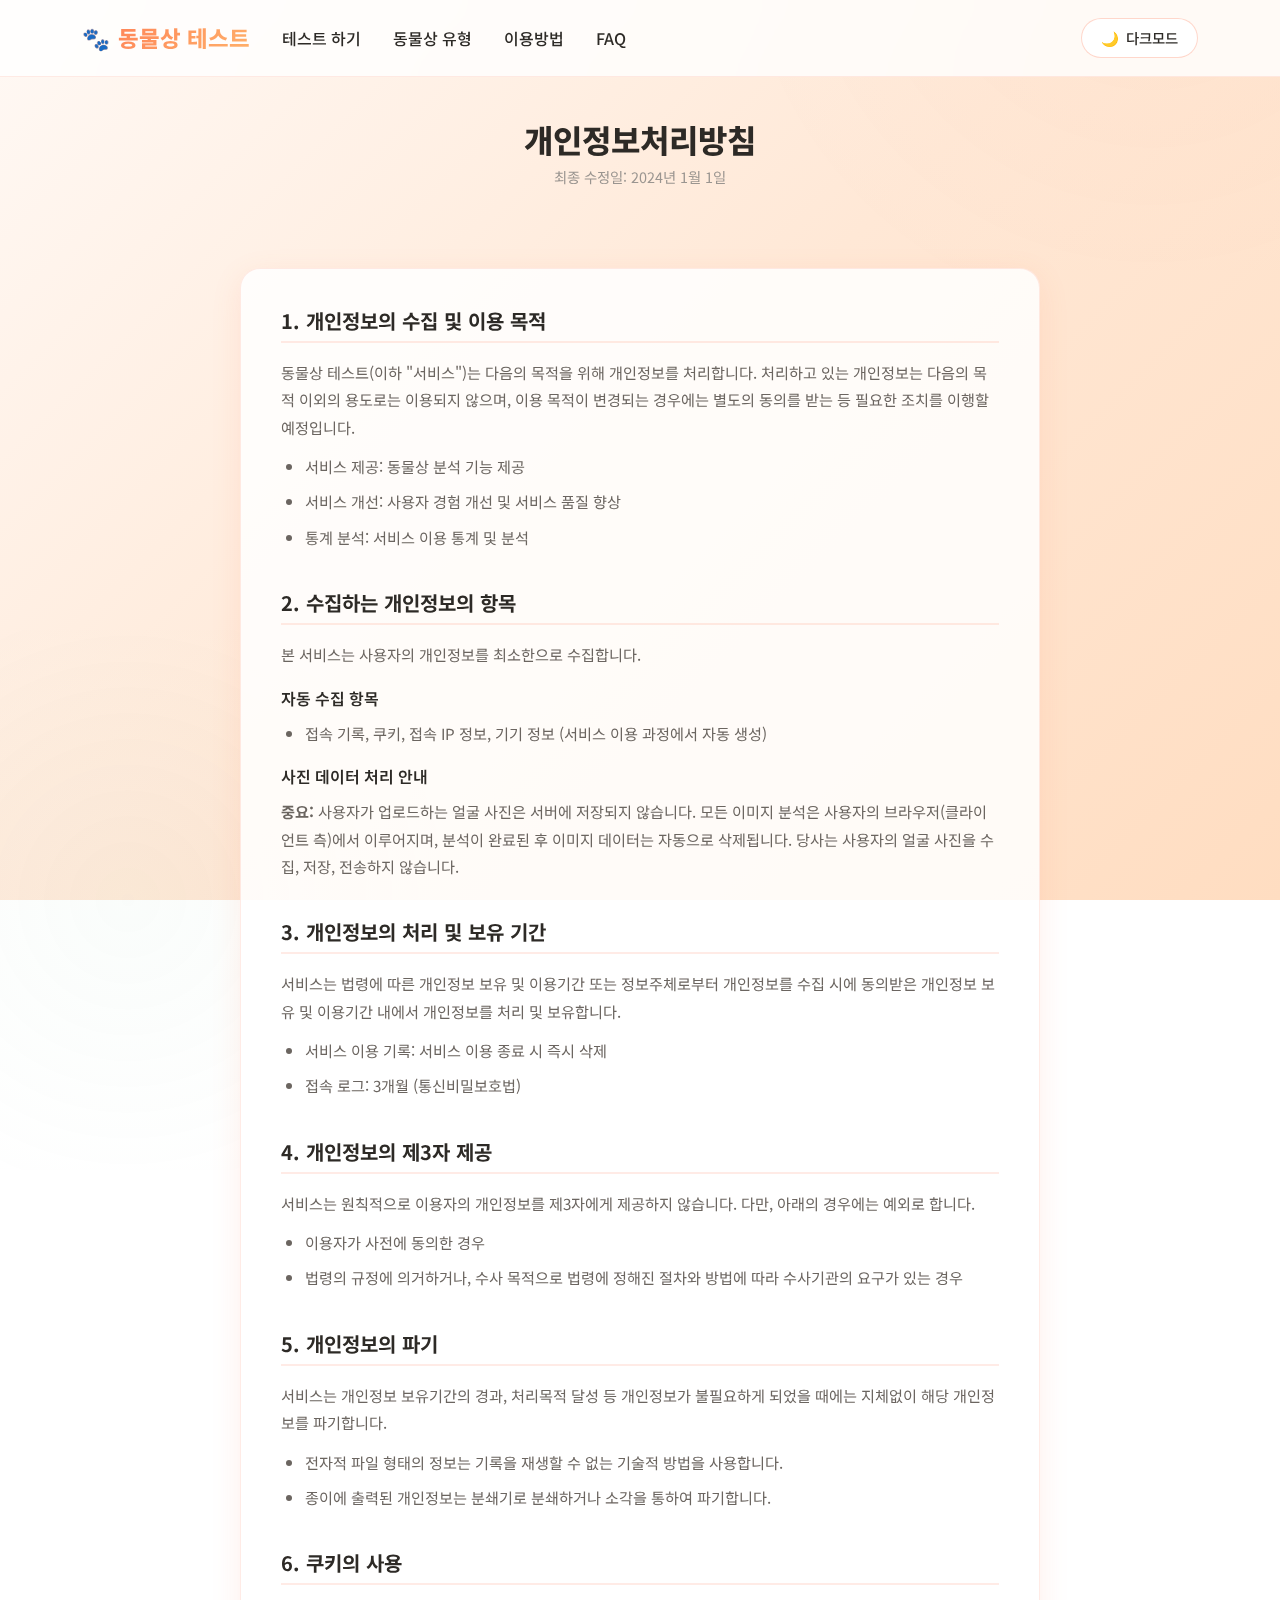
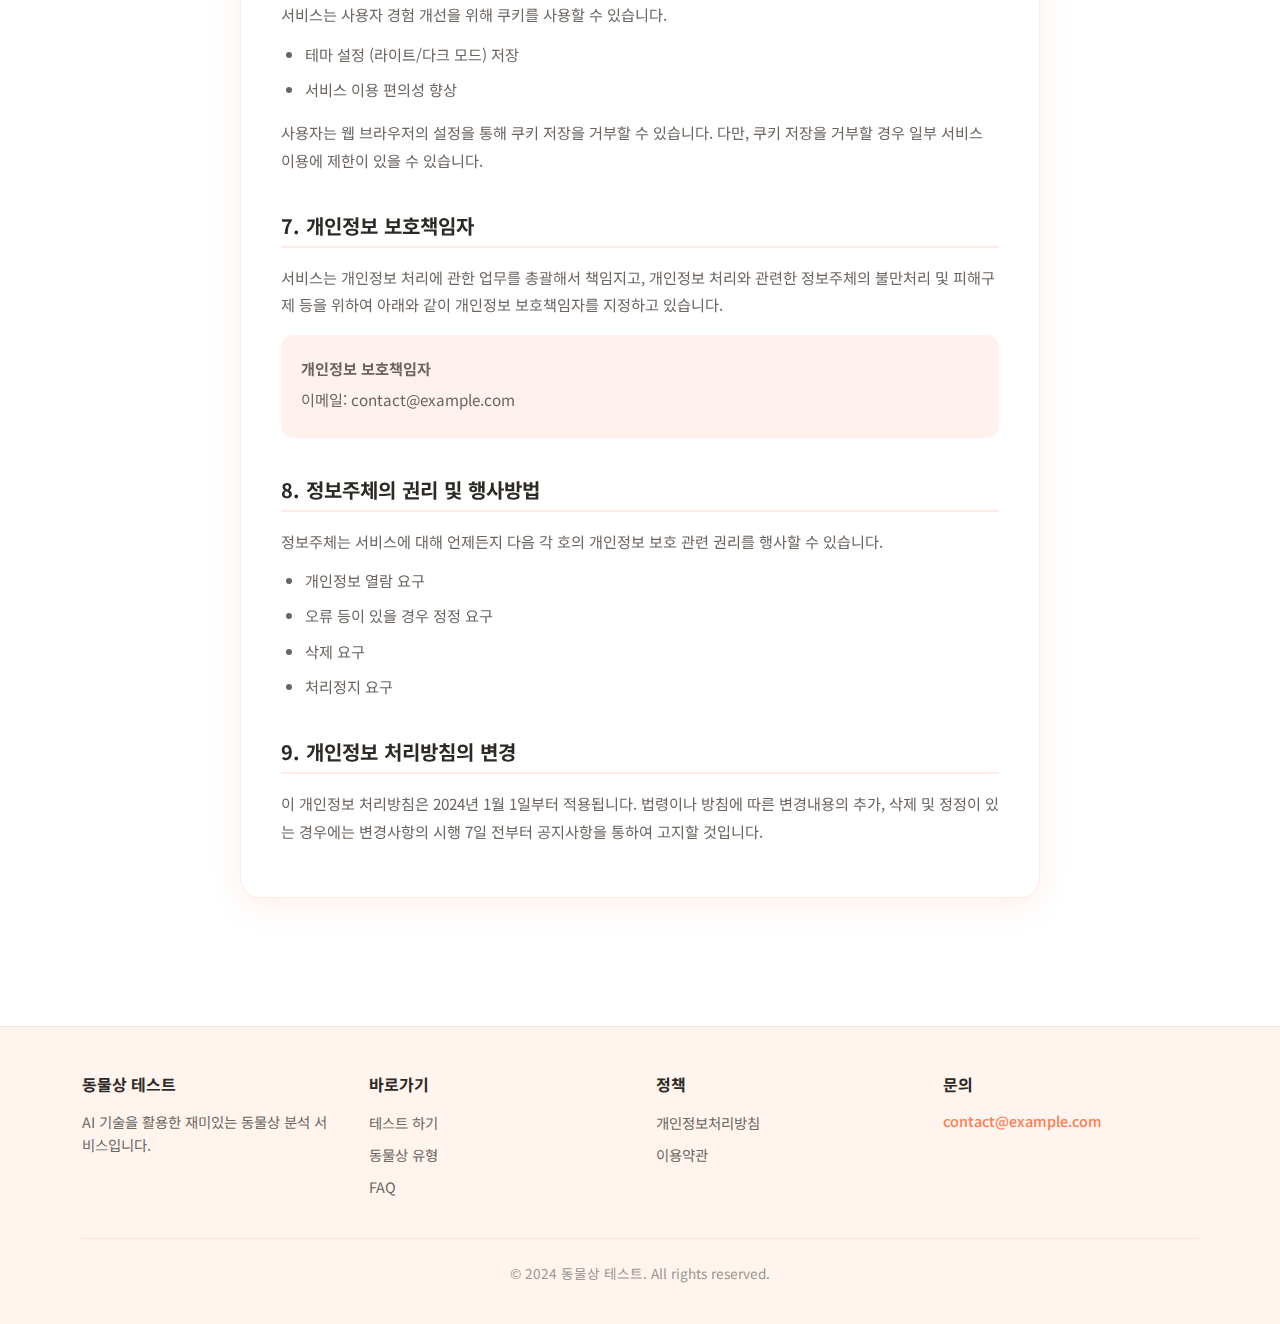
<file: privacy.html>
<!DOCTYPE html>
<html lang="ko" data-bs-theme="light">
<head>
    <meta charset="UTF-8">
    <meta name="viewport" content="width=device-width, initial-scale=1.0">
    <meta name="description" content="동물상 테스트 개인정보처리방침 - 사용자의 개인정보를 어떻게 수집하고 처리하는지 안내합니다.">
    <meta name="theme-color" content="#FF7B54">
    <meta name="google-adsense-account" content="ca-pub-4736795972956105">
    <title>개인정보처리방침 | 동물상 테스트</title>
    <link rel="preconnect" href="https://fonts.googleapis.com">
    <link rel="preconnect" href="https://fonts.gstatic.com" crossorigin>
    <link href="https://cdn.jsdelivr.net/npm/bootstrap@5.3.0/dist/css/bootstrap.min.css" rel="stylesheet">
    <link rel="stylesheet" href="style.css">
    <!-- Google tag (gtag.js) -->
    <script async src="https://www.googletagmanager.com/gtag/js?id=G-CTRHRXV8N5"></script>
    <script>
      window.dataLayer = window.dataLayer || [];
      function gtag(){dataLayer.push(arguments);}
      gtag('js', new Date());

      gtag('config', 'G-CTRHRXV8N5');
    </script>
    <!-- Google AdSense -->
    <script async src="https://pagead2.googlesyndication.com/pagead/js/adsbygoogle.js?client=ca-pub-4736795972956105"
         crossorigin="anonymous"></script>
</head>
<body>
    <!-- Navbar -->
    <nav class="navbar navbar-expand-lg">
        <div class="container">
            <a class="navbar-brand" href="/">동물상 테스트</a>
            <button class="navbar-toggler" type="button" data-bs-toggle="collapse" data-bs-target="#navbarNav" aria-controls="navbarNav" aria-expanded="false" aria-label="메뉴 열기">
                <span class="navbar-toggler-icon"></span>
            </button>
            <div class="collapse navbar-collapse" id="navbarNav">
                <ul class="navbar-nav me-auto">
                    <li class="nav-item">
                        <a class="nav-link" href="/">테스트 하기</a>
                    </li>
                    <li class="nav-item">
                        <a class="nav-link" href="/#animal-types">동물상 유형</a>
                    </li>
                    <li class="nav-item">
                        <a class="nav-link" href="/#how-to-use">이용방법</a>
                    </li>
                    <li class="nav-item">
                        <a class="nav-link" href="/#faq">FAQ</a>
                    </li>
                </ul>
                <ul class="navbar-nav align-items-center">
                    <li class="nav-item">
                        <button id="theme-btn" class="btn">
                            <span class="theme-icon">🌙</span>
                            <span class="theme-text">다크모드</span>
                        </button>
                    </li>
                </ul>
            </div>
        </div>
    </nav>

    <!-- Page Header -->
    <section class="page-header">
        <div class="container">
            <h1 class="page-title">개인정보처리방침</h1>
            <p class="page-subtitle">최종 수정일: 2024년 1월 1일</p>
        </div>
    </section>

    <!-- Content -->
    <main class="legal-content">
        <div class="container">
            <div class="legal-card">
                <section class="legal-section">
                    <h2>1. 개인정보의 수집 및 이용 목적</h2>
                    <p>동물상 테스트(이하 "서비스")는 다음의 목적을 위해 개인정보를 처리합니다. 처리하고 있는 개인정보는 다음의 목적 이외의 용도로는 이용되지 않으며, 이용 목적이 변경되는 경우에는 별도의 동의를 받는 등 필요한 조치를 이행할 예정입니다.</p>
                    <ul>
                        <li>서비스 제공: 동물상 분석 기능 제공</li>
                        <li>서비스 개선: 사용자 경험 개선 및 서비스 품질 향상</li>
                        <li>통계 분석: 서비스 이용 통계 및 분석</li>
                    </ul>
                </section>

                <section class="legal-section">
                    <h2>2. 수집하는 개인정보의 항목</h2>
                    <p>본 서비스는 사용자의 개인정보를 최소한으로 수집합니다.</p>
                    <h3>자동 수집 항목</h3>
                    <ul>
                        <li>접속 기록, 쿠키, 접속 IP 정보, 기기 정보 (서비스 이용 과정에서 자동 생성)</li>
                    </ul>
                    <h3>사진 데이터 처리 안내</h3>
                    <p><strong>중요:</strong> 사용자가 업로드하는 얼굴 사진은 서버에 저장되지 않습니다. 모든 이미지 분석은 사용자의 브라우저(클라이언트 측)에서 이루어지며, 분석이 완료된 후 이미지 데이터는 자동으로 삭제됩니다. 당사는 사용자의 얼굴 사진을 수집, 저장, 전송하지 않습니다.</p>
                </section>

                <section class="legal-section">
                    <h2>3. 개인정보의 처리 및 보유 기간</h2>
                    <p>서비스는 법령에 따른 개인정보 보유 및 이용기간 또는 정보주체로부터 개인정보를 수집 시에 동의받은 개인정보 보유 및 이용기간 내에서 개인정보를 처리 및 보유합니다.</p>
                    <ul>
                        <li>서비스 이용 기록: 서비스 이용 종료 시 즉시 삭제</li>
                        <li>접속 로그: 3개월 (통신비밀보호법)</li>
                    </ul>
                </section>

                <section class="legal-section">
                    <h2>4. 개인정보의 제3자 제공</h2>
                    <p>서비스는 원칙적으로 이용자의 개인정보를 제3자에게 제공하지 않습니다. 다만, 아래의 경우에는 예외로 합니다.</p>
                    <ul>
                        <li>이용자가 사전에 동의한 경우</li>
                        <li>법령의 규정에 의거하거나, 수사 목적으로 법령에 정해진 절차와 방법에 따라 수사기관의 요구가 있는 경우</li>
                    </ul>
                </section>

                <section class="legal-section">
                    <h2>5. 개인정보의 파기</h2>
                    <p>서비스는 개인정보 보유기간의 경과, 처리목적 달성 등 개인정보가 불필요하게 되었을 때에는 지체없이 해당 개인정보를 파기합니다.</p>
                    <ul>
                        <li>전자적 파일 형태의 정보는 기록을 재생할 수 없는 기술적 방법을 사용합니다.</li>
                        <li>종이에 출력된 개인정보는 분쇄기로 분쇄하거나 소각을 통하여 파기합니다.</li>
                    </ul>
                </section>

                <section class="legal-section">
                    <h2>6. 쿠키의 사용</h2>
                    <p>서비스는 사용자 경험 개선을 위해 쿠키를 사용할 수 있습니다.</p>
                    <ul>
                        <li>테마 설정 (라이트/다크 모드) 저장</li>
                        <li>서비스 이용 편의성 향상</li>
                    </ul>
                    <p>사용자는 웹 브라우저의 설정을 통해 쿠키 저장을 거부할 수 있습니다. 다만, 쿠키 저장을 거부할 경우 일부 서비스 이용에 제한이 있을 수 있습니다.</p>
                </section>

                <section class="legal-section">
                    <h2>7. 개인정보 보호책임자</h2>
                    <p>서비스는 개인정보 처리에 관한 업무를 총괄해서 책임지고, 개인정보 처리와 관련한 정보주체의 불만처리 및 피해구제 등을 위하여 아래와 같이 개인정보 보호책임자를 지정하고 있습니다.</p>
                    <div class="contact-info">
                        <p><strong>개인정보 보호책임자</strong></p>
                        <p>이메일: contact@example.com</p>
                    </div>
                </section>

                <section class="legal-section">
                    <h2>8. 정보주체의 권리 및 행사방법</h2>
                    <p>정보주체는 서비스에 대해 언제든지 다음 각 호의 개인정보 보호 관련 권리를 행사할 수 있습니다.</p>
                    <ul>
                        <li>개인정보 열람 요구</li>
                        <li>오류 등이 있을 경우 정정 요구</li>
                        <li>삭제 요구</li>
                        <li>처리정지 요구</li>
                    </ul>
                </section>

                <section class="legal-section">
                    <h2>9. 개인정보 처리방침의 변경</h2>
                    <p>이 개인정보 처리방침은 2024년 1월 1일부터 적용됩니다. 법령이나 방침에 따른 변경내용의 추가, 삭제 및 정정이 있는 경우에는 변경사항의 시행 7일 전부터 공지사항을 통하여 고지할 것입니다.</p>
                </section>
            </div>
        </div>
    </main>

    <!-- Footer -->
    <footer class="footer">
        <div class="container">
            <div class="footer-content">
                <div class="footer-section">
                    <h4 class="footer-title">동물상 테스트</h4>
                    <p class="footer-desc">AI 기술을 활용한 재미있는 동물상 분석 서비스입니다.</p>
                </div>
                <div class="footer-section">
                    <h4 class="footer-title">바로가기</h4>
                    <ul class="footer-links">
                        <li><a href="/">테스트 하기</a></li>
                        <li><a href="/#animal-types">동물상 유형</a></li>
                        <li><a href="/#faq">FAQ</a></li>
                    </ul>
                </div>
                <div class="footer-section">
                    <h4 class="footer-title">정책</h4>
                    <ul class="footer-links">
                        <li><a href="privacy.html">개인정보처리방침</a></li>
                        <li><a href="terms.html">이용약관</a></li>
                    </ul>
                </div>
                <div class="footer-section">
                    <h4 class="footer-title">문의</h4>
                    <p class="footer-email">contact@example.com</p>
                </div>
            </div>
            <div class="footer-bottom">
                <p>&copy; 2024 동물상 테스트. All rights reserved.</p>
            </div>
        </div>
    </footer>

    <script src="https://cdn.jsdelivr.net/npm/bootstrap@5.3.0/dist/js/bootstrap.bundle.min.js"></script>
    <script>
        // 다크모드 토글
        const themeBtn = document.getElementById('theme-btn');
        const themeIcon = themeBtn.querySelector('.theme-icon');
        const themeText = themeBtn.querySelector('.theme-text');
        const html = document.documentElement;

        function initTheme() {
            const savedTheme = localStorage.getItem('theme');
            if (savedTheme) {
                setTheme(savedTheme);
            } else if (window.matchMedia('(prefers-color-scheme: dark)').matches) {
                setTheme('dark');
            }
        }

        function setTheme(theme) {
            html.setAttribute('data-bs-theme', theme);
            if (theme === 'dark') {
                themeIcon.textContent = '☀️';
                themeText.textContent = '라이트모드';
            } else {
                themeIcon.textContent = '🌙';
                themeText.textContent = '다크모드';
            }
        }

        themeBtn.addEventListener('click', () => {
            const currentTheme = html.getAttribute('data-bs-theme');
            const newTheme = currentTheme === 'dark' ? 'light' : 'dark';
            setTheme(newTheme);
            localStorage.setItem('theme', newTheme);
        });

        initTheme();
    </script>
</body>
</html>
</file>
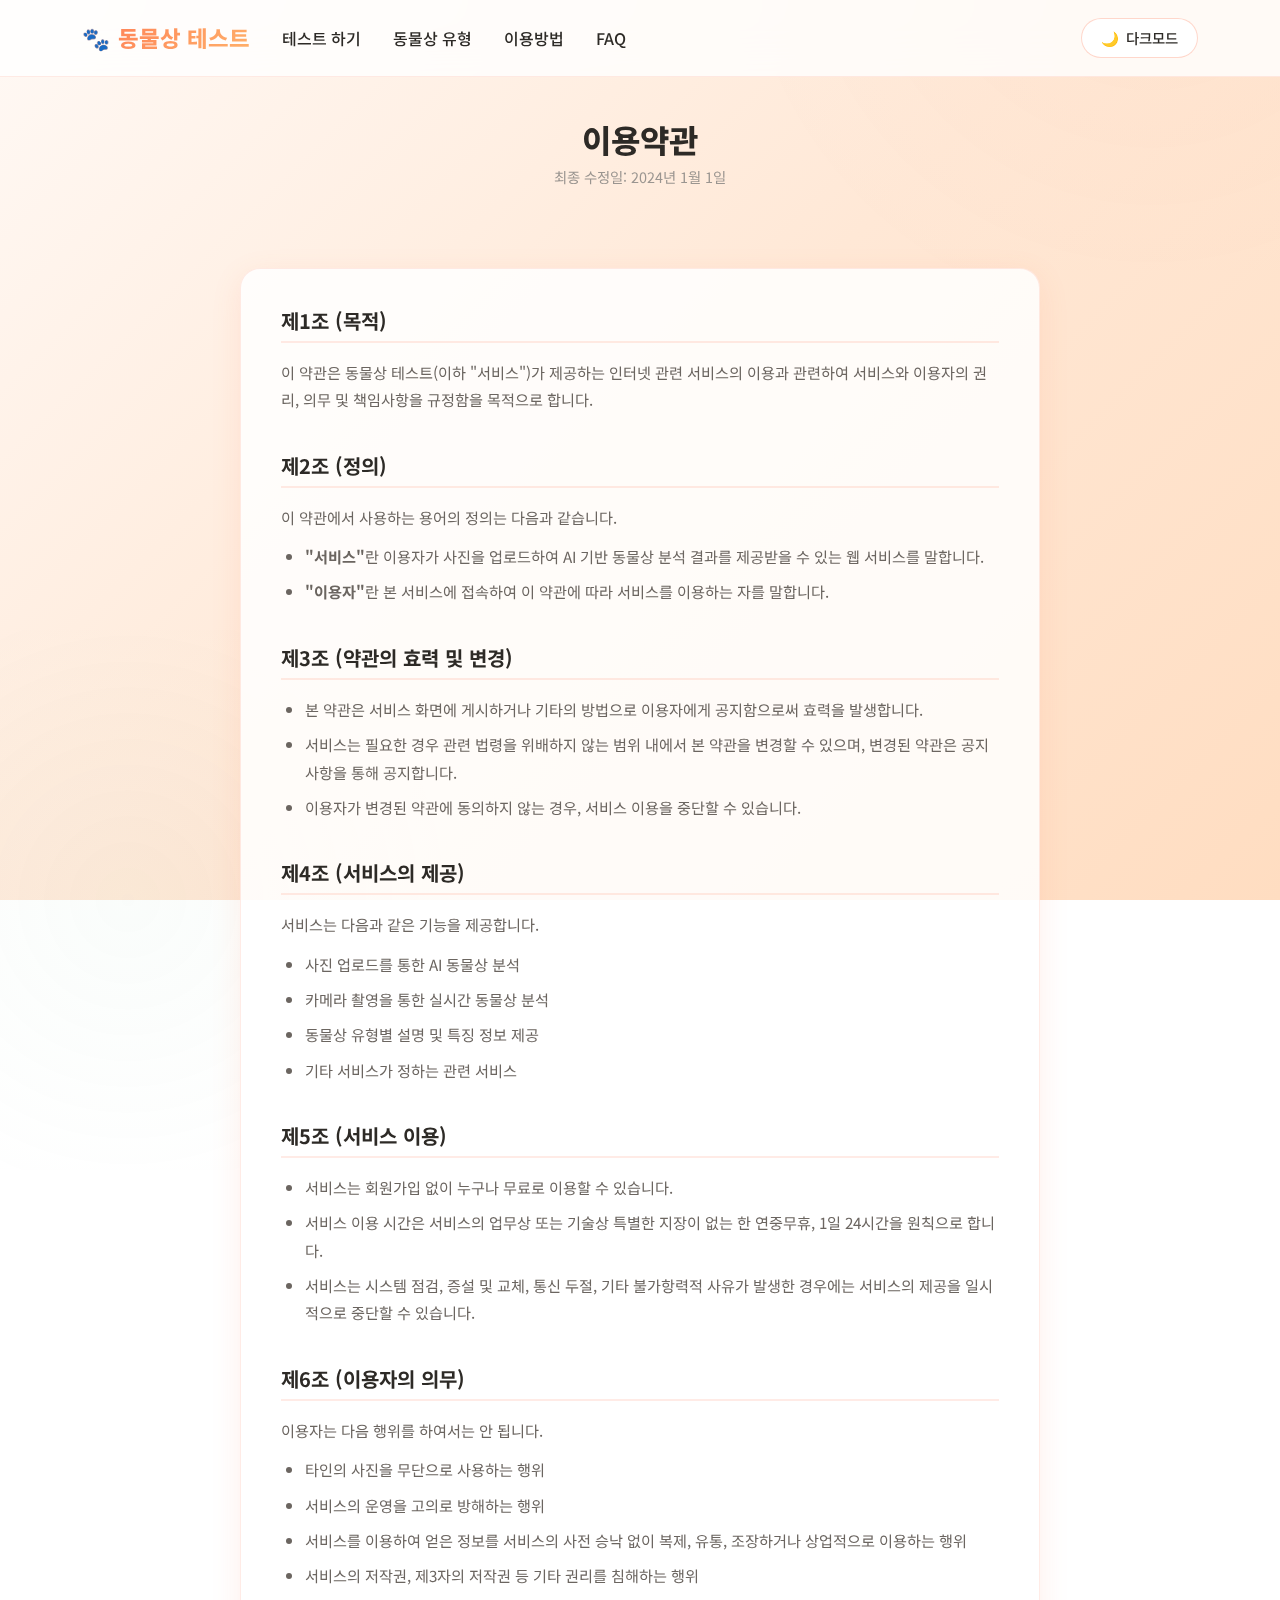
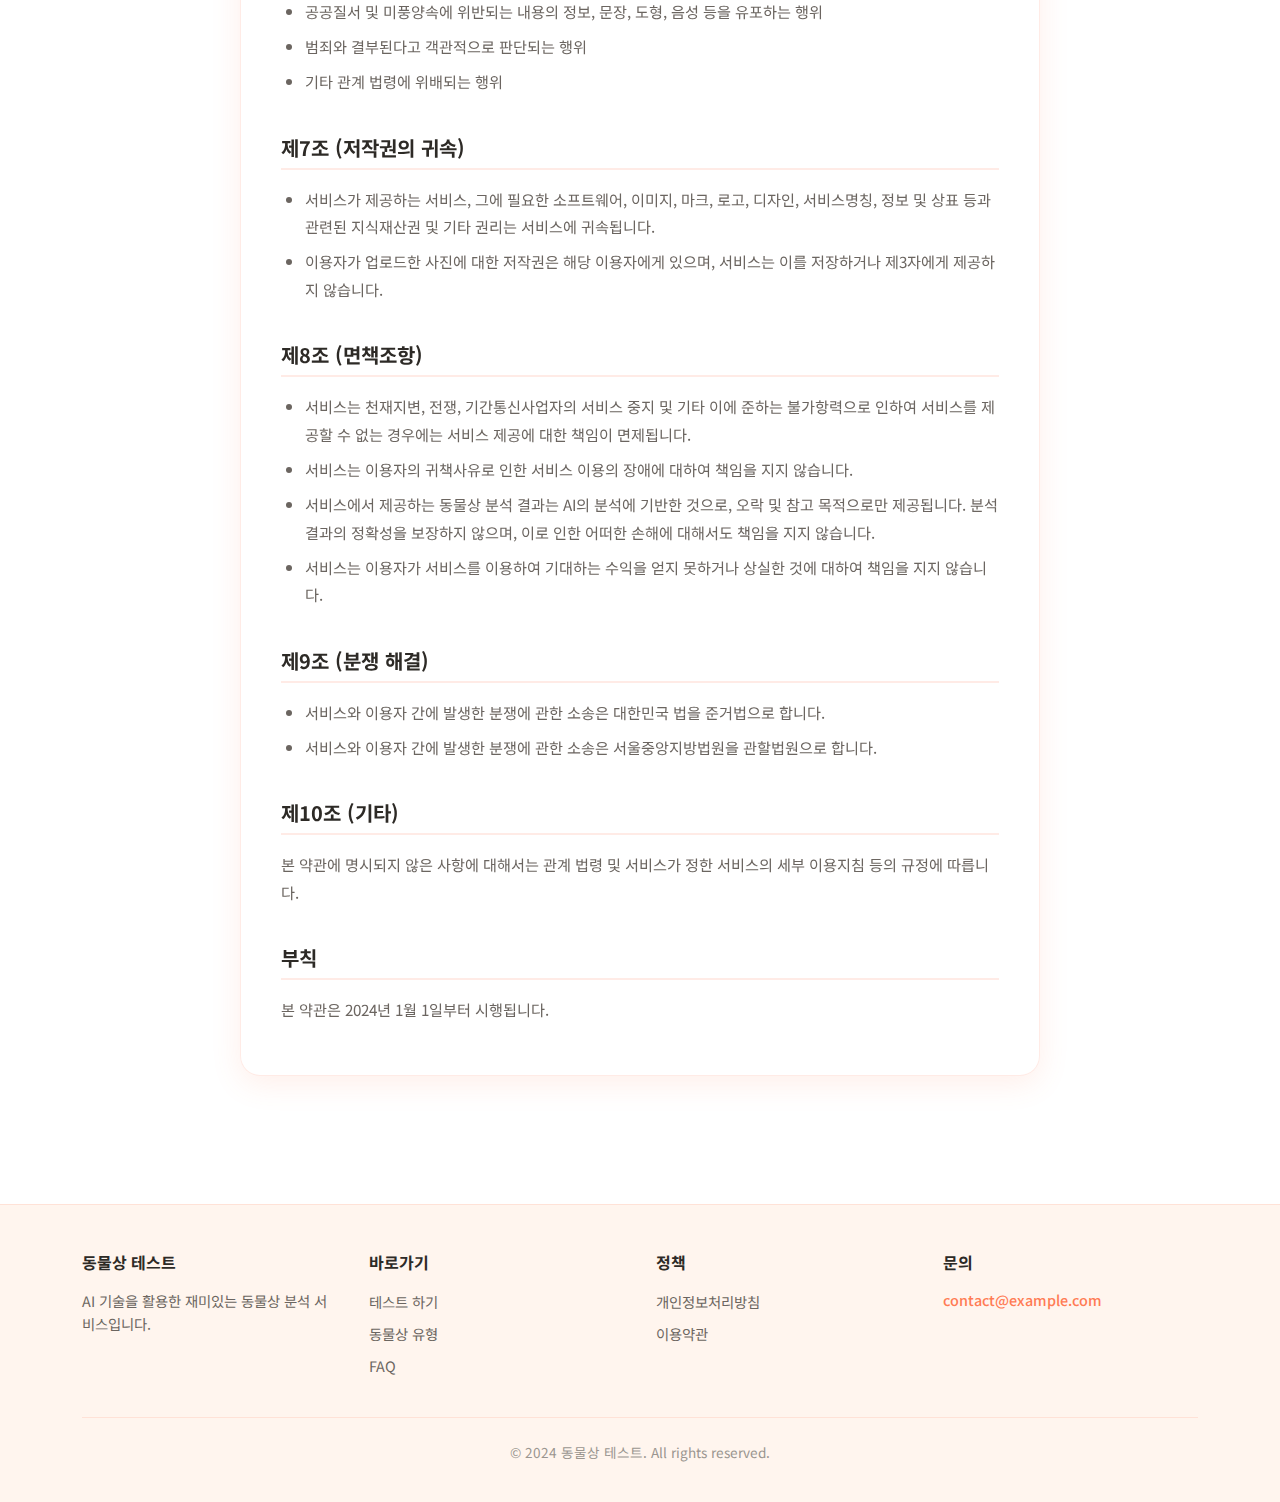
<file: terms.html>
<!DOCTYPE html>
<html lang="ko" data-bs-theme="light">
<head>
    <meta charset="UTF-8">
    <meta name="viewport" content="width=device-width, initial-scale=1.0, maximum-scale=5.0">

    <!-- Primary Meta Tags -->
    <title>이용약관 | 동물상 테스트</title>
    <meta name="title" content="이용약관 | 동물상 테스트">
    <meta name="description" content="동물상 테스트 이용약관 - AI 동물상 분석 서비스 이용에 관한 약관을 안내합니다.">
    <meta name="robots" content="index, follow">
    <meta name="theme-color" content="#FF7B54">
    <meta name="google-adsense-account" content="ca-pub-4736795972956105">

    <!-- Open Graph -->
    <meta property="og:type" content="website">
    <meta property="og:url" content="https://test-1f1.pages.dev/terms.html">
    <meta property="og:title" content="이용약관 | 동물상 테스트">
    <meta property="og:description" content="동물상 테스트 이용약관 안내">
    <meta property="og:site_name" content="동물상 테스트">
    <meta property="og:locale" content="ko_KR">

    <!-- RSS Feed -->
    <link rel="alternate" type="application/rss+xml" title="AI 동물상 테스트 RSS" href="https://test-1f1.pages.dev/rss.xml">

    <!-- Favicon -->
    <link rel="icon" type="image/png" sizes="32x32" href="/favicon-32.png">
    <link rel="icon" type="image/png" sizes="192x192" href="/favicon-192.png">
    <link rel="apple-touch-icon" sizes="180x180" href="/apple-touch-icon.png">

    <!-- Canonical -->
    <link rel="canonical" href="https://test-1f1.pages.dev/terms.html">

    <!-- Structured Data - BreadcrumbList -->
    <script type="application/ld+json">
    {
        "@context": "https://schema.org",
        "@type": "BreadcrumbList",
        "itemListElement": [
            {
                "@type": "ListItem",
                "position": 1,
                "name": "홈",
                "item": "https://test-1f1.pages.dev/"
            },
            {
                "@type": "ListItem",
                "position": 2,
                "name": "이용약관",
                "item": "https://test-1f1.pages.dev/terms.html"
            }
        ]
    }
    </script>
    <link rel="preconnect" href="https://fonts.googleapis.com">
    <link rel="preconnect" href="https://fonts.gstatic.com" crossorigin>
    <link href="https://cdn.jsdelivr.net/npm/bootstrap@5.3.0/dist/css/bootstrap.min.css" rel="stylesheet">
    <link rel="stylesheet" href="style.css">
    <!-- Microsoft Clarity -->
    <script type="text/javascript">
        (function(c,l,a,r,i,t,y){
            c[a]=c[a]||function(){(c[a].q=c[a].q||[]).push(arguments)};
            t=l.createElement(r);t.async=1;t.src="https://www.clarity.ms/tag/"+i;
            y=l.getElementsByTagName(r)[0];y.parentNode.insertBefore(t,y);
        })(window, document, "clarity", "script", "v9ihgkj8hx");
    </script>
    <!-- Google tag (gtag.js) -->
    <script async src="https://www.googletagmanager.com/gtag/js?id=G-CTRHRXV8N5"></script>
    <script>
      window.dataLayer = window.dataLayer || [];
      function gtag(){dataLayer.push(arguments);}
      gtag('js', new Date());

      gtag('config', 'G-CTRHRXV8N5');
    </script>
    <!-- Google AdSense -->
    <script async src="https://pagead2.googlesyndication.com/pagead/js/adsbygoogle.js?client=ca-pub-4736795972956105"
         crossorigin="anonymous"></script>
</head>
<body>
    <!-- Navbar -->
    <nav class="navbar navbar-expand-lg">
        <div class="container">
            <a class="navbar-brand" href="/">동물상 테스트</a>
            <button class="navbar-toggler" type="button" data-bs-toggle="collapse" data-bs-target="#navbarNav" aria-controls="navbarNav" aria-expanded="false" aria-label="메뉴 열기">
                <span class="navbar-toggler-icon"></span>
            </button>
            <div class="collapse navbar-collapse" id="navbarNav">
                <ul class="navbar-nav me-auto">
                    <li class="nav-item">
                        <a class="nav-link" href="/">테스트 하기</a>
                    </li>
                    <li class="nav-item">
                        <a class="nav-link" href="/#animal-types">동물상 유형</a>
                    </li>
                    <li class="nav-item">
                        <a class="nav-link" href="/#how-to-use">이용방법</a>
                    </li>
                    <li class="nav-item">
                        <a class="nav-link" href="/#faq">FAQ</a>
                    </li>
                </ul>
                <ul class="navbar-nav align-items-center">
                    <li class="nav-item">
                        <button id="theme-btn" class="btn">
                            <span class="theme-icon">🌙</span>
                            <span class="theme-text">다크모드</span>
                        </button>
                    </li>
                </ul>
            </div>
        </div>
    </nav>

    <!-- Page Header -->
    <section class="page-header">
        <div class="container">
            <h1 class="page-title">이용약관</h1>
            <p class="page-subtitle">최종 수정일: 2024년 1월 1일</p>
        </div>
    </section>

    <!-- Content -->
    <main class="legal-content">
        <div class="container">
            <div class="legal-card">
                <section class="legal-section">
                    <h2>제1조 (목적)</h2>
                    <p>이 약관은 동물상 테스트(이하 "서비스")가 제공하는 인터넷 관련 서비스의 이용과 관련하여 서비스와 이용자의 권리, 의무 및 책임사항을 규정함을 목적으로 합니다.</p>
                </section>

                <section class="legal-section">
                    <h2>제2조 (정의)</h2>
                    <p>이 약관에서 사용하는 용어의 정의는 다음과 같습니다.</p>
                    <ul>
                        <li><strong>"서비스"</strong>란 이용자가 사진을 업로드하여 AI 기반 동물상 분석 결과를 제공받을 수 있는 웹 서비스를 말합니다.</li>
                        <li><strong>"이용자"</strong>란 본 서비스에 접속하여 이 약관에 따라 서비스를 이용하는 자를 말합니다.</li>
                    </ul>
                </section>

                <section class="legal-section">
                    <h2>제3조 (약관의 효력 및 변경)</h2>
                    <ul>
                        <li>본 약관은 서비스 화면에 게시하거나 기타의 방법으로 이용자에게 공지함으로써 효력을 발생합니다.</li>
                        <li>서비스는 필요한 경우 관련 법령을 위배하지 않는 범위 내에서 본 약관을 변경할 수 있으며, 변경된 약관은 공지사항을 통해 공지합니다.</li>
                        <li>이용자가 변경된 약관에 동의하지 않는 경우, 서비스 이용을 중단할 수 있습니다.</li>
                    </ul>
                </section>

                <section class="legal-section">
                    <h2>제4조 (서비스의 제공)</h2>
                    <p>서비스는 다음과 같은 기능을 제공합니다.</p>
                    <ul>
                        <li>사진 업로드를 통한 AI 동물상 분석</li>
                        <li>카메라 촬영을 통한 실시간 동물상 분석</li>
                        <li>동물상 유형별 설명 및 특징 정보 제공</li>
                        <li>기타 서비스가 정하는 관련 서비스</li>
                    </ul>
                </section>

                <section class="legal-section">
                    <h2>제5조 (서비스 이용)</h2>
                    <ul>
                        <li>서비스는 회원가입 없이 누구나 무료로 이용할 수 있습니다.</li>
                        <li>서비스 이용 시간은 서비스의 업무상 또는 기술상 특별한 지장이 없는 한 연중무휴, 1일 24시간을 원칙으로 합니다.</li>
                        <li>서비스는 시스템 점검, 증설 및 교체, 통신 두절, 기타 불가항력적 사유가 발생한 경우에는 서비스의 제공을 일시적으로 중단할 수 있습니다.</li>
                    </ul>
                </section>

                <section class="legal-section">
                    <h2>제6조 (이용자의 의무)</h2>
                    <p>이용자는 다음 행위를 하여서는 안 됩니다.</p>
                    <ul>
                        <li>타인의 사진을 무단으로 사용하는 행위</li>
                        <li>서비스의 운영을 고의로 방해하는 행위</li>
                        <li>서비스를 이용하여 얻은 정보를 서비스의 사전 승낙 없이 복제, 유통, 조장하거나 상업적으로 이용하는 행위</li>
                        <li>서비스의 저작권, 제3자의 저작권 등 기타 권리를 침해하는 행위</li>
                        <li>공공질서 및 미풍양속에 위반되는 내용의 정보, 문장, 도형, 음성 등을 유포하는 행위</li>
                        <li>범죄와 결부된다고 객관적으로 판단되는 행위</li>
                        <li>기타 관계 법령에 위배되는 행위</li>
                    </ul>
                </section>

                <section class="legal-section">
                    <h2>제7조 (저작권의 귀속)</h2>
                    <ul>
                        <li>서비스가 제공하는 서비스, 그에 필요한 소프트웨어, 이미지, 마크, 로고, 디자인, 서비스명칭, 정보 및 상표 등과 관련된 지식재산권 및 기타 권리는 서비스에 귀속됩니다.</li>
                        <li>이용자가 업로드한 사진에 대한 저작권은 해당 이용자에게 있으며, 서비스는 이를 저장하거나 제3자에게 제공하지 않습니다.</li>
                    </ul>
                </section>

                <section class="legal-section">
                    <h2>제8조 (면책조항)</h2>
                    <ul>
                        <li>서비스는 천재지변, 전쟁, 기간통신사업자의 서비스 중지 및 기타 이에 준하는 불가항력으로 인하여 서비스를 제공할 수 없는 경우에는 서비스 제공에 대한 책임이 면제됩니다.</li>
                        <li>서비스는 이용자의 귀책사유로 인한 서비스 이용의 장애에 대하여 책임을 지지 않습니다.</li>
                        <li>서비스에서 제공하는 동물상 분석 결과는 AI의 분석에 기반한 것으로, 오락 및 참고 목적으로만 제공됩니다. 분석 결과의 정확성을 보장하지 않으며, 이로 인한 어떠한 손해에 대해서도 책임을 지지 않습니다.</li>
                        <li>서비스는 이용자가 서비스를 이용하여 기대하는 수익을 얻지 못하거나 상실한 것에 대하여 책임을 지지 않습니다.</li>
                    </ul>
                </section>

                <section class="legal-section">
                    <h2>제9조 (분쟁 해결)</h2>
                    <ul>
                        <li>서비스와 이용자 간에 발생한 분쟁에 관한 소송은 대한민국 법을 준거법으로 합니다.</li>
                        <li>서비스와 이용자 간에 발생한 분쟁에 관한 소송은 서울중앙지방법원을 관할법원으로 합니다.</li>
                    </ul>
                </section>

                <section class="legal-section">
                    <h2>제10조 (기타)</h2>
                    <p>본 약관에 명시되지 않은 사항에 대해서는 관계 법령 및 서비스가 정한 서비스의 세부 이용지침 등의 규정에 따릅니다.</p>
                </section>

                <section class="legal-section">
                    <h2>부칙</h2>
                    <p>본 약관은 2024년 1월 1일부터 시행됩니다.</p>
                </section>
            </div>
        </div>
    </main>

    <!-- Footer -->
    <footer class="footer">
        <div class="container">
            <div class="footer-content">
                <div class="footer-section">
                    <h4 class="footer-title">동물상 테스트</h4>
                    <p class="footer-desc">AI 기술을 활용한 재미있는 동물상 분석 서비스입니다.</p>
                </div>
                <div class="footer-section">
                    <h4 class="footer-title">바로가기</h4>
                    <ul class="footer-links">
                        <li><a href="/">테스트 하기</a></li>
                        <li><a href="/#animal-types">동물상 유형</a></li>
                        <li><a href="/#faq">FAQ</a></li>
                    </ul>
                </div>
                <div class="footer-section">
                    <h4 class="footer-title">정책</h4>
                    <ul class="footer-links">
                        <li><a href="privacy.html">개인정보처리방침</a></li>
                        <li><a href="terms.html">이용약관</a></li>
                    </ul>
                </div>
                <div class="footer-section">
                    <h4 class="footer-title">문의</h4>
                    <p class="footer-email">contact@example.com</p>
                </div>
            </div>
            <div class="footer-bottom">
                <p>&copy; 2024 동물상 테스트. All rights reserved.</p>
            </div>
        </div>
    </footer>

    <script src="https://cdn.jsdelivr.net/npm/bootstrap@5.3.0/dist/js/bootstrap.bundle.min.js"></script>
    <script>
        // 다크모드 토글
        const themeBtn = document.getElementById('theme-btn');
        const themeIcon = themeBtn.querySelector('.theme-icon');
        const themeText = themeBtn.querySelector('.theme-text');
        const html = document.documentElement;

        function initTheme() {
            const savedTheme = localStorage.getItem('theme');
            if (savedTheme) {
                setTheme(savedTheme);
            } else if (window.matchMedia('(prefers-color-scheme: dark)').matches) {
                setTheme('dark');
            }
        }

        function setTheme(theme) {
            html.setAttribute('data-bs-theme', theme);
            if (theme === 'dark') {
                themeIcon.textContent = '☀️';
                themeText.textContent = '라이트모드';
            } else {
                themeIcon.textContent = '🌙';
                themeText.textContent = '다크모드';
            }
        }

        themeBtn.addEventListener('click', () => {
            const currentTheme = html.getAttribute('data-bs-theme');
            const newTheme = currentTheme === 'dark' ? 'light' : 'dark';
            setTheme(newTheme);
            localStorage.setItem('theme', newTheme);
        });

        initTheme();
    </script>
</body>
</html>
</file>
<file: style.css>
@import url('https://fonts.googleapis.com/css2?family=Noto+Sans+KR:wght@300;400;500;700;900&display=swap');

:root {
    /* 라이트 모드: 따뜻하고 친근한 동물 테마 */
    --bg-primary: #FFF9F5;
    --bg-secondary: #FFF5EE;
    --bg-gradient: linear-gradient(135deg, #FFF9F5 0%, #FFE8D6 50%, #FFDDC1 100%);
    --card-bg: rgba(255, 255, 255, 0.85);
    --card-bg-solid: #FFFFFF;
    --text-color: #2D2A26;
    --text-secondary: #6B6560;
    --text-muted: #9A9590;
    --primary-color: #FF7B54;
    --primary-light: #FF9A76;
    --primary-gradient: linear-gradient(135deg, #FF7B54 0%, #FFB26B 100%);
    --secondary-color: #95CDAB;
    --secondary-gradient: linear-gradient(135deg, #95CDAB 0%, #7EC8A3 100%);
    --accent-color: #FFD93D;
    --border-color: rgba(255, 123, 84, 0.15);
    --border-strong: rgba(255, 123, 84, 0.3);
    --shadow-sm: 0 2px 8px rgba(255, 123, 84, 0.08);
    --shadow-md: 0 8px 30px rgba(255, 123, 84, 0.12);
    --shadow-lg: 0 20px 60px rgba(255, 123, 84, 0.15);
    --shadow-glow: 0 0 40px rgba(255, 123, 84, 0.2);
    --hover-lift: translateY(-4px);
    --navbar-bg: rgba(255, 255, 255, 0.8);
    --input-bg: #FFFFFF;
    --badge-bg: rgba(255, 123, 84, 0.1);
}

[data-bs-theme="dark"] {
    /* 다크 모드: 세련된 다크 with 따뜻한 골드 포인트 */
    --bg-primary: #1A1814;
    --bg-secondary: #242019;
    --bg-gradient: linear-gradient(135deg, #1A1814 0%, #2D2720 50%, #1A1814 100%);
    --card-bg: rgba(45, 39, 32, 0.7);
    --card-bg-solid: #2D2720;
    --text-color: #F5F0EB;
    --text-secondary: #C4BDB5;
    --text-muted: #8A847D;
    --primary-color: #FFB26B;
    --primary-light: #FFCC8F;
    --primary-gradient: linear-gradient(135deg, #FFB26B 0%, #FFD93D 100%);
    --secondary-color: #7EC8A3;
    --secondary-gradient: linear-gradient(135deg, #7EC8A3 0%, #95CDAB 100%);
    --accent-color: #FFD93D;
    --border-color: rgba(255, 178, 107, 0.1);
    --border-strong: rgba(255, 178, 107, 0.25);
    --shadow-sm: 0 2px 8px rgba(0, 0, 0, 0.3);
    --shadow-md: 0 8px 30px rgba(0, 0, 0, 0.4);
    --shadow-lg: 0 20px 60px rgba(0, 0, 0, 0.5);
    --shadow-glow: 0 0 60px rgba(255, 178, 107, 0.15);
    --hover-lift: translateY(-4px);
    --navbar-bg: rgba(26, 24, 20, 0.9);
    --input-bg: rgba(45, 39, 32, 0.8);
    --badge-bg: rgba(255, 178, 107, 0.15);
}

* {
    margin: 0;
    padding: 0;
    box-sizing: border-box;
}

body {
    font-family: 'Noto Sans KR', -apple-system, BlinkMacSystemFont, "Segoe UI", Roboto, sans-serif;
    background: var(--bg-gradient);
    background-attachment: fixed;
    color: var(--text-color);
    min-height: 100vh;
    transition: background 0.5s ease, color 0.3s ease;
    overflow-x: hidden;
}

/* 배경 장식 요소 */
body::before {
    content: '';
    position: fixed;
    top: -50%;
    right: -30%;
    width: 80%;
    height: 80%;
    background: radial-gradient(circle, var(--primary-color) 0%, transparent 70%);
    opacity: 0.03;
    pointer-events: none;
    z-index: 0;
}

body::after {
    content: '';
    position: fixed;
    bottom: -30%;
    left: -20%;
    width: 60%;
    height: 60%;
    background: radial-gradient(circle, var(--secondary-color) 0%, transparent 70%);
    opacity: 0.05;
    pointer-events: none;
    z-index: 0;
}

/* ========== Navbar ========== */
.navbar {
    background: var(--navbar-bg) !important;
    backdrop-filter: blur(20px);
    -webkit-backdrop-filter: blur(20px);
    border-bottom: 1px solid var(--border-color);
    padding: 1rem 0;
    position: fixed;
    top: 0;
    left: 0;
    right: 0;
    z-index: 1000;
    transition: all 0.3s ease;
}

.navbar.scrolled {
    padding: 0.6rem 0;
    box-shadow: var(--shadow-sm);
}

.navbar-brand {
    font-weight: 800;
    font-size: 1.4rem;
    background: var(--primary-gradient);
    -webkit-background-clip: text;
    -webkit-text-fill-color: transparent;
    background-clip: text;
    display: flex;
    align-items: center;
    gap: 0.5rem;
}

.navbar-brand::before {
    content: '🐾';
    -webkit-text-fill-color: initial;
}

.nav-link {
    color: var(--text-color) !important;
    font-weight: 500;
    padding: 0.5rem 1rem !important;
    border-radius: 8px;
    transition: all 0.2s ease;
}

.nav-link:hover {
    background: var(--badge-bg);
    color: var(--primary-color) !important;
}

#theme-btn {
    padding: 0.5rem 1.2rem;
    border-radius: 50px;
    font-weight: 500;
    font-size: 0.9rem;
    border: 1.5px solid var(--border-strong);
    background: var(--card-bg);
    color: var(--text-color);
    backdrop-filter: blur(10px);
    transition: all 0.3s ease;
    display: flex;
    align-items: center;
    gap: 0.4rem;
}

#theme-btn:hover {
    background: var(--primary-gradient);
    color: white;
    border-color: transparent;
    transform: scale(1.02);
    box-shadow: var(--shadow-md);
}

/* ========== Hero Section ========== */
.hero-section {
    padding-top: 140px;
    padding-bottom: 40px;
    text-align: center;
    position: relative;
    z-index: 1;
}

.hero-badge {
    display: inline-flex;
    align-items: center;
    gap: 0.5rem;
    padding: 0.5rem 1rem;
    background: var(--badge-bg);
    border: 1px solid var(--border-color);
    border-radius: 50px;
    font-size: 0.85rem;
    font-weight: 500;
    color: var(--primary-color);
    margin-bottom: 1.5rem;
    animation: fadeInDown 0.6s ease;
}

.hero-badge::before {
    content: '✨';
}

.title {
    font-size: clamp(2.2rem, 6vw, 3.5rem);
    font-weight: 900;
    line-height: 1.2;
    margin-bottom: 1rem;
    animation: fadeInUp 0.6s ease 0.1s both;
}

.title-gradient {
    background: var(--primary-gradient);
    -webkit-background-clip: text;
    -webkit-text-fill-color: transparent;
    background-clip: text;
}

.subtitle {
    font-size: clamp(1rem, 2.5vw, 1.25rem);
    color: var(--text-secondary);
    font-weight: 400;
    max-width: 500px;
    margin: 0 auto;
    line-height: 1.6;
    animation: fadeInUp 0.6s ease 0.2s both;
}

/* ========== Main Card ========== */
.main-container {
    max-width: 520px;
    margin: 0 auto;
    padding: 0 1.25rem;
    position: relative;
    z-index: 1;
}

.file-upload {
    background: var(--card-bg);
    backdrop-filter: blur(30px);
    -webkit-backdrop-filter: blur(30px);
    border-radius: 28px;
    border: 1px solid var(--border-color);
    padding: 2.5rem;
    box-shadow: var(--shadow-lg);
    transition: all 0.4s cubic-bezier(0.25, 0.8, 0.25, 1);
    animation: fadeInUp 0.6s ease 0.3s both;
    position: relative;
    overflow: hidden;
}

.file-upload::before {
    content: '';
    position: absolute;
    top: 0;
    left: 0;
    right: 0;
    height: 4px;
    background: var(--primary-gradient);
    opacity: 0;
    transition: opacity 0.3s ease;
}

.file-upload:hover {
    transform: var(--hover-lift);
    box-shadow: var(--shadow-lg), var(--shadow-glow);
}

.file-upload:hover::before {
    opacity: 1;
}

/* ========== Mode Tabs ========== */
.mode-tabs {
    display: flex;
    gap: 0.5rem;
    margin-bottom: 1.5rem;
    background: var(--input-bg);
    border-radius: 14px;
    padding: 0.4rem;
    border: 1px solid var(--border-color);
}

.mode-tab {
    flex: 1;
    display: flex;
    align-items: center;
    justify-content: center;
    gap: 0.5rem;
    padding: 0.8rem 1rem;
    border: none;
    background: transparent;
    border-radius: 10px;
    font-size: 0.95rem;
    font-weight: 500;
    color: var(--text-secondary);
    cursor: pointer;
    transition: all 0.3s ease;
}

.mode-tab svg {
    width: 20px;
    height: 20px;
}

.mode-tab:hover {
    color: var(--primary-color);
    background: var(--badge-bg);
}

.mode-tab.active {
    background: var(--primary-gradient);
    color: white;
    box-shadow: var(--shadow-sm);
}

.mode-tab.active svg {
    stroke: white;
}

/* ========== Camera Area ========== */
.camera-area {
    text-align: center;
}

#webcam-container {
    width: 100%;
    max-width: 320px;
    margin: 0 auto 1.5rem;
    border-radius: 16px;
    overflow: hidden;
    background: var(--bg-secondary);
    aspect-ratio: 1;
    display: flex;
    align-items: center;
    justify-content: center;
}

#webcam-container canvas {
    width: 100% !important;
    height: 100% !important;
    object-fit: cover;
    border-radius: 16px;
}

.capture-btn {
    width: 100%;
    padding: 1rem 1.5rem;
    background: var(--primary-gradient);
    color: white;
    border: none;
    border-radius: 14px;
    font-size: 1rem;
    font-weight: 600;
    cursor: pointer;
    transition: all 0.3s ease;
    box-shadow: 0 4px 15px rgba(255, 123, 84, 0.3);
    display: flex;
    align-items: center;
    justify-content: center;
    gap: 0.5rem;
}

.capture-btn:hover {
    transform: var(--hover-lift);
    box-shadow: 0 8px 25px rgba(255, 123, 84, 0.4);
}

.capture-btn:active {
    transform: translateY(0);
}

.capture-icon {
    width: 24px;
    height: 24px;
    border: 3px solid white;
    border-radius: 50%;
    position: relative;
}

.capture-icon::after {
    content: '';
    position: absolute;
    top: 50%;
    left: 50%;
    transform: translate(-50%, -50%);
    width: 12px;
    height: 12px;
    background: white;
    border-radius: 50%;
}

.camera-loading {
    padding: 2rem;
    color: var(--text-secondary);
}

.camera-error {
    padding: 2rem;
    color: #e74c3c;
    text-align: center;
}

.camera-error p {
    margin-bottom: 1rem;
}

#captured-canvas {
    max-height: 280px;
    max-width: 100%;
    border-radius: 16px;
    box-shadow: var(--shadow-md);
    display: block;
    margin: 0 auto;
}

/* Camera Loading */
#camera-loading {
    padding: 1.5rem;
    text-align: center;
}

#camera-loading .loading-spinner {
    width: 40px;
    height: 40px;
    margin: 0 auto 0.8rem;
}

#camera-loading .loading-text {
    font-size: 0.95rem;
}

/* ========== Upload Area ========== */
.image-upload-wrap {
    position: relative;
    border: 2px dashed var(--border-strong);
    border-radius: 20px;
    background: var(--input-bg);
    transition: all 0.3s ease;
    overflow: hidden;
}

.image-upload-wrap::before {
    content: '';
    position: absolute;
    inset: 0;
    background: var(--primary-gradient);
    opacity: 0;
    transition: opacity 0.3s ease;
    z-index: 0;
}

.image-upload-wrap:hover {
    border-color: var(--primary-color);
    transform: scale(1.01);
}

.image-upload-wrap:hover::before {
    opacity: 0.03;
}

.image-upload-wrap.drag-over {
    border-color: var(--primary-color);
    background: var(--badge-bg);
    transform: scale(1.02);
}

.file-upload-input {
    position: absolute;
    width: 100%;
    height: 100%;
    top: 0;
    left: 0;
    opacity: 0;
    cursor: pointer;
    z-index: 10;
}

.drag-text {
    text-align: center;
    padding: 3rem 1.5rem;
    position: relative;
    z-index: 1;
}

.upload-icon-wrapper {
    width: 80px;
    height: 80px;
    margin: 0 auto 1.5rem;
    background: var(--badge-bg);
    border-radius: 50%;
    display: flex;
    align-items: center;
    justify-content: center;
    transition: all 0.3s ease;
}

.image-upload-wrap:hover .upload-icon-wrapper {
    transform: scale(1.1);
    background: var(--primary-gradient);
}

.upload-icon {
    width: 36px;
    height: 36px;
    opacity: 0.7;
    transition: all 0.3s ease;
}

[data-bs-theme="dark"] .upload-icon {
    filter: invert(1);
}

.image-upload-wrap:hover .upload-icon {
    opacity: 1;
    transform: translateY(-2px);
}

[data-bs-theme="light"] .image-upload-wrap:hover .upload-icon {
    filter: brightness(0) invert(1);
}

.upload-text {
    font-size: 1rem;
    font-weight: 500;
    color: var(--text-secondary);
    margin-bottom: 0.5rem;
}

.upload-hint {
    font-size: 0.85rem;
    color: var(--text-muted);
}

/* ========== Result Area ========== */
.file-upload-content {
    display: none;
    animation: fadeIn 0.4s ease;
    text-align: center;
}

.image-preview-wrapper {
    position: relative;
    display: flex;
    justify-content: center;
    align-items: center;
    margin-bottom: 1.5rem;
}

.file-upload-image {
    max-height: 280px;
    max-width: 100%;
    border-radius: 16px;
    box-shadow: var(--shadow-md);
    object-fit: cover;
    display: block;
    margin: 0 auto;
}

.result-message {
    font-size: 1.5rem;
    font-weight: 700;
    margin: 1.5rem 0;
    padding: 1rem;
    background: var(--badge-bg);
    border-radius: 12px;
    color: var(--primary-color);
    animation: bounceIn 0.5s ease;
}

/* ========== Progress Bars ========== */
#label-container {
    margin: 1.5rem 0;
}

.animal-box {
    width: 100%;
    padding: 1rem 1.25rem;
    margin-bottom: 0.75rem;
    background: var(--input-bg);
    border: 1px solid var(--border-color);
    border-radius: 14px;
    display: flex;
    align-items: center;
    gap: 1rem;
    transition: all 0.3s ease;
    animation: slideInLeft 0.4s ease backwards;
}

.animal-box:nth-child(1) { animation-delay: 0.1s; }
.animal-box:nth-child(2) { animation-delay: 0.15s; }
.animal-box:nth-child(3) { animation-delay: 0.2s; }
.animal-box:nth-child(4) { animation-delay: 0.25s; }
.animal-box:nth-child(5) { animation-delay: 0.3s; }

.animal-box:first-child {
    background: var(--primary-gradient);
    border-color: transparent;
    box-shadow: var(--shadow-md);
}

.animal-box:first-child .animal-label,
.animal-box:first-child .percent-text {
    color: white;
}

.animal-box:first-child .progress {
    background: rgba(255, 255, 255, 0.3);
}

.animal-box:first-child .progress-bar {
    background: white !important;
}

.animal-box:hover {
    transform: translateX(4px);
}

.animal-emoji {
    font-size: 1.5rem;
    width: 40px;
    height: 40px;
    display: flex;
    align-items: center;
    justify-content: center;
    background: var(--badge-bg);
    border-radius: 10px;
    flex-shrink: 0;
}

.animal-box:first-child .animal-emoji {
    background: rgba(255, 255, 255, 0.2);
}

.animal-info {
    display: flex;
    flex-direction: column;
    min-width: 90px;
    flex-shrink: 0;
}

.animal-label {
    font-weight: 600;
    color: var(--text-color);
    font-size: 0.95rem;
}

.animal-percent {
    font-size: 0.85rem;
    font-weight: 700;
    color: var(--primary-color);
    margin-top: 2px;
}

.animal-box:first-child .animal-percent {
    color: white;
}

.animal-description {
    font-size: 0.75rem;
    color: var(--text-muted);
    margin-top: 2px;
    line-height: 1.3;
}

.animal-box:first-child .animal-description {
    color: rgba(255, 255, 255, 0.8);
}

.bar-container {
    flex: 1;
    min-width: 0;
}

.progress {
    height: 8px;
    border-radius: 10px;
    background: var(--border-color);
    overflow: hidden;
}

.progress-bar {
    border-radius: 10px;
    background: var(--primary-gradient) !important;
    transition: width 0.8s cubic-bezier(0.25, 0.8, 0.25, 1);
}

.percent-text {
    font-weight: 700;
    font-size: 0.9rem;
    color: var(--primary-color);
    min-width: 50px;
    text-align: right;
}

/* ========== SNS Share Section ========== */
.share-section {
    margin-top: 1.5rem;
    padding: 1.25rem;
    background: var(--input-bg);
    border: 1px solid var(--border-color);
    border-radius: 14px;
    animation: fadeInUp 0.4s ease;
}

.share-title {
    font-size: 0.9rem;
    font-weight: 600;
    color: var(--text-secondary);
    margin-bottom: 1rem;
    text-align: center;
}

.share-buttons {
    display: flex;
    justify-content: center;
    gap: 0.75rem;
    flex-wrap: wrap;
}

.share-btn {
    display: flex;
    flex-direction: column;
    align-items: center;
    justify-content: center;
    gap: 0.4rem;
    width: 70px;
    height: 70px;
    border: none;
    border-radius: 14px;
    cursor: pointer;
    transition: all 0.3s ease;
    font-size: 0.7rem;
    font-weight: 500;
    color: white;
}

.share-btn svg {
    width: 24px;
    height: 24px;
}

.share-btn:hover {
    transform: translateY(-3px);
    box-shadow: 0 6px 20px rgba(0, 0, 0, 0.2);
}

.share-btn:active {
    transform: translateY(0);
}

/* Kakao */
.share-btn.kakao {
    background: #FEE500;
    color: #000000;
}

.share-btn.kakao:hover {
    background: #F5DC00;
}

/* Facebook */
.share-btn.facebook {
    background: #1877F2;
}

.share-btn.facebook:hover {
    background: #166FE5;
}

/* Twitter/X */
.share-btn.twitter {
    background: #000000;
}

[data-bs-theme="dark"] .share-btn.twitter {
    background: #2F3336;
    border: 1px solid #536471;
}

.share-btn.twitter:hover {
    background: #1A1A1A;
}

[data-bs-theme="dark"] .share-btn.twitter:hover {
    background: #3A3F42;
}

/* Copy Link */
.share-btn.copy-link {
    background: var(--primary-gradient);
}

.share-btn.copy-link:hover {
    filter: brightness(1.1);
}

.share-btn.copy-link.copied {
    background: var(--secondary-gradient);
}

/* Toast notification for copy */
.copy-toast {
    position: fixed;
    bottom: 100px;
    left: 50%;
    transform: translateX(-50%) translateY(100px);
    background: var(--card-bg-solid);
    color: var(--text-color);
    padding: 0.75rem 1.5rem;
    border-radius: 50px;
    font-size: 0.9rem;
    font-weight: 500;
    box-shadow: var(--shadow-lg);
    border: 1px solid var(--border-color);
    z-index: 9999;
    opacity: 0;
    transition: all 0.3s ease;
    pointer-events: none;
}

.copy-toast.show {
    opacity: 1;
    transform: translateX(-50%) translateY(0);
}

/* Responsive */
@media screen and (max-width: 480px) {
    .share-section {
        padding: 1rem;
        margin-top: 1rem;
    }

    .share-title {
        font-size: 0.85rem;
        margin-bottom: 0.75rem;
    }

    .share-buttons {
        gap: 0.5rem;
    }

    .share-btn {
        width: 60px;
        height: 60px;
        border-radius: 12px;
        font-size: 0.65rem;
    }

    .share-btn svg {
        width: 20px;
        height: 20px;
    }
}

/* ========== Button ========== */
.remove-image {
    width: 100%;
    padding: 1rem 1.5rem;
    margin-top: 1.5rem;
    background: var(--primary-gradient);
    color: white;
    border: none;
    border-radius: 14px;
    font-size: 1rem;
    font-weight: 600;
    cursor: pointer;
    transition: all 0.3s ease;
    box-shadow: 0 4px 15px rgba(255, 123, 84, 0.3);
    display: flex;
    align-items: center;
    justify-content: center;
    gap: 0.5rem;
}

.remove-image::before {
    content: '🔄';
}

.remove-image:hover {
    transform: var(--hover-lift);
    box-shadow: 0 8px 25px rgba(255, 123, 84, 0.4);
}

.remove-image:active {
    transform: translateY(0);
}

/* ========== Loading ========== */
#loading {
    display: none;
    padding: 2rem;
    text-align: center;
}

.loading-spinner {
    width: 50px;
    height: 50px;
    border: 3px solid var(--border-color);
    border-top-color: var(--primary-color);
    border-radius: 50%;
    animation: spin 0.8s linear infinite;
    margin: 0 auto 1rem;
}

.loading-text {
    color: var(--text-secondary);
    font-weight: 500;
    animation: pulse 1.5s ease infinite;
}

.loading-dots::after {
    content: '';
    animation: dots 1.5s steps(4, end) infinite;
}

/* ========== Content Sections ========== */
.content-section {
    padding: 4rem 0;
    position: relative;
    z-index: 1;
}

.content-section.alt-bg {
    background: var(--bg-secondary);
}

.section-card {
    background: var(--card-bg);
    border-radius: 20px;
    padding: 2.5rem;
    border: 1px solid var(--border-color);
    box-shadow: var(--shadow-md);
}

.section-title {
    font-size: 1.75rem;
    font-weight: 800;
    color: var(--text-color);
    margin-bottom: 1.5rem;
}

.section-title.center {
    text-align: center;
}

.section-subtitle {
    text-align: center;
    color: var(--text-secondary);
    margin-bottom: 2.5rem;
    font-size: 1.1rem;
}

.section-text {
    color: var(--text-secondary);
    line-height: 1.8;
    margin-bottom: 1rem;
    font-size: 1rem;
}

/* ========== Animal Types Grid ========== */
.animal-grid {
    display: grid;
    grid-template-columns: repeat(auto-fit, minmax(280px, 1fr));
    gap: 1.5rem;
    max-width: 1000px;
    margin: 0 auto;
}

.animal-type-card {
    background: var(--card-bg);
    border-radius: 16px;
    padding: 2rem;
    border: 1px solid var(--border-color);
    text-align: center;
    transition: all 0.3s ease;
}

.animal-type-card:hover {
    transform: var(--hover-lift);
    box-shadow: var(--shadow-lg);
    border-color: var(--primary-color);
}

.animal-type-emoji {
    font-size: 3rem;
    display: block;
    margin-bottom: 1rem;
}

.animal-type-name {
    font-size: 1.25rem;
    font-weight: 700;
    color: var(--text-color);
    margin-bottom: 0.75rem;
}

.animal-type-desc {
    color: var(--text-secondary);
    font-size: 0.9rem;
    line-height: 1.6;
}

/* ========== Steps Container ========== */
.steps-container {
    display: grid;
    grid-template-columns: repeat(auto-fit, minmax(250px, 1fr));
    gap: 2rem;
    max-width: 900px;
    margin: 0 auto;
}

.step-card {
    background: var(--card-bg);
    border-radius: 16px;
    padding: 2rem;
    border: 1px solid var(--border-color);
    text-align: center;
    position: relative;
}

.step-number {
    width: 50px;
    height: 50px;
    background: var(--primary-gradient);
    border-radius: 50%;
    display: flex;
    align-items: center;
    justify-content: center;
    font-size: 1.5rem;
    font-weight: 800;
    color: white;
    margin: 0 auto 1.5rem;
}

.step-title {
    font-size: 1.15rem;
    font-weight: 700;
    color: var(--text-color);
    margin-bottom: 0.75rem;
}

.step-desc {
    color: var(--text-secondary);
    font-size: 0.9rem;
    line-height: 1.6;
}

/* ========== FAQ Section ========== */
.faq-container {
    max-width: 800px;
    margin: 0 auto;
}

.faq-item {
    background: var(--card-bg);
    border-radius: 12px;
    padding: 1.5rem 2rem;
    margin-bottom: 1rem;
    border: 1px solid var(--border-color);
    transition: all 0.3s ease;
}

.faq-item:hover {
    border-color: var(--primary-color);
}

.faq-question {
    font-size: 1.05rem;
    font-weight: 600;
    color: var(--text-color);
    margin-bottom: 0.75rem;
}

.faq-answer {
    color: var(--text-secondary);
    font-size: 0.95rem;
    line-height: 1.6;
    margin: 0;
}

/* ========== Footer ========== */
.footer {
    background: var(--bg-secondary);
    border-top: 1px solid var(--border-color);
    padding: 3rem 0 1.5rem;
    margin-top: 4rem;
    position: relative;
    z-index: 1;
}

.footer-content {
    display: grid;
    grid-template-columns: repeat(auto-fit, minmax(200px, 1fr));
    gap: 2rem;
    margin-bottom: 2rem;
}

.footer-section {
    text-align: left;
}

.footer-title {
    font-size: 1rem;
    font-weight: 700;
    color: var(--text-color);
    margin-bottom: 1rem;
}

.footer-desc {
    color: var(--text-secondary);
    font-size: 0.9rem;
    line-height: 1.6;
}

.footer-links {
    list-style: none;
    padding: 0;
    margin: 0;
}

.footer-links li {
    margin-bottom: 0.5rem;
}

.footer-links a {
    color: var(--text-secondary);
    text-decoration: none;
    font-size: 0.9rem;
    transition: color 0.2s ease;
}

.footer-links a:hover {
    color: var(--primary-color);
}

.footer-contact {
    color: var(--text-secondary);
    font-size: 0.85rem;
    margin-bottom: 0.5rem;
}

.footer-email {
    color: var(--primary-color);
    font-weight: 500;
    font-size: 0.9rem;
}

.footer-bottom {
    text-align: center;
    padding-top: 1.5rem;
    border-top: 1px solid var(--border-color);
    color: var(--text-muted);
    font-size: 0.85rem;
}

/* ========== Legal Pages ========== */
.page-header {
    padding-top: 120px;
    padding-bottom: 2rem;
    text-align: center;
    position: relative;
    z-index: 1;
}

.page-title {
    font-size: 2rem;
    font-weight: 800;
    color: var(--text-color);
    margin-bottom: 0.5rem;
}

.page-subtitle {
    color: var(--text-muted);
    font-size: 0.9rem;
}

.legal-content {
    padding: 2rem 0 4rem;
    position: relative;
    z-index: 1;
}

.legal-card {
    max-width: 800px;
    margin: 0 auto;
    background: var(--card-bg);
    border-radius: 20px;
    padding: 2.5rem;
    border: 1px solid var(--border-color);
    box-shadow: var(--shadow-md);
}

.legal-section {
    margin-bottom: 2.5rem;
}

.legal-section:last-child {
    margin-bottom: 0;
}

.legal-section h2 {
    font-size: 1.25rem;
    font-weight: 700;
    color: var(--text-color);
    margin-bottom: 1rem;
    padding-bottom: 0.5rem;
    border-bottom: 2px solid var(--border-color);
}

.legal-section h3 {
    font-size: 1rem;
    font-weight: 600;
    color: var(--text-color);
    margin: 1.25rem 0 0.75rem;
}

.legal-section p {
    color: var(--text-secondary);
    line-height: 1.8;
    margin-bottom: 0.75rem;
    font-size: 0.95rem;
}

.legal-section ul {
    color: var(--text-secondary);
    line-height: 1.8;
    padding-left: 1.5rem;
    margin-bottom: 1rem;
}

.legal-section li {
    margin-bottom: 0.5rem;
    font-size: 0.95rem;
}

.contact-info {
    background: var(--badge-bg);
    border-radius: 12px;
    padding: 1.25rem;
    margin-top: 1rem;
}

.contact-info p {
    margin-bottom: 0.25rem;
}

/* ========== Animations ========== */
@keyframes fadeIn {
    from { opacity: 0; }
    to { opacity: 1; }
}

@keyframes fadeInUp {
    from {
        opacity: 0;
        transform: translateY(20px);
    }
    to {
        opacity: 1;
        transform: translateY(0);
    }
}

@keyframes fadeInDown {
    from {
        opacity: 0;
        transform: translateY(-20px);
    }
    to {
        opacity: 1;
        transform: translateY(0);
    }
}

@keyframes slideInLeft {
    from {
        opacity: 0;
        transform: translateX(-20px);
    }
    to {
        opacity: 1;
        transform: translateX(0);
    }
}

@keyframes bounceIn {
    0% {
        opacity: 0;
        transform: scale(0.8);
    }
    50% {
        transform: scale(1.05);
    }
    100% {
        opacity: 1;
        transform: scale(1);
    }
}

@keyframes spin {
    to { transform: rotate(360deg); }
}

@keyframes pulse {
    0%, 100% { opacity: 1; }
    50% { opacity: 0.5; }
}

@keyframes dots {
    0% { content: ''; }
    25% { content: '.'; }
    50% { content: '..'; }
    75% { content: '...'; }
}

/* ========== Responsive Design ========== */

/* 태블릿 */
@media screen and (max-width: 768px) {
    .content-section {
        padding: 3rem 0;
    }

    .section-card {
        padding: 1.75rem;
    }

    .section-title {
        font-size: 1.5rem;
    }

    .animal-grid {
        gap: 1rem;
    }

    .animal-type-card {
        padding: 1.5rem;
    }

    .animal-type-emoji {
        font-size: 2.5rem;
    }

    .steps-container {
        gap: 1.5rem;
    }

    .footer-content {
        grid-template-columns: repeat(2, 1fr);
    }

    .legal-card {
        padding: 1.75rem;
    }
}

/* 모바일 */
@media screen and (max-width: 480px) {
    .content-section {
        padding: 2.5rem 0;
    }

    .section-card {
        padding: 1.25rem;
        border-radius: 16px;
    }

    .section-title {
        font-size: 1.3rem;
    }

    .section-subtitle {
        font-size: 0.95rem;
        margin-bottom: 1.5rem;
    }

    .animal-grid {
        grid-template-columns: 1fr;
    }

    .animal-type-card {
        padding: 1.25rem;
    }

    .steps-container {
        grid-template-columns: 1fr;
    }

    .step-card {
        padding: 1.5rem;
    }

    .faq-item {
        padding: 1.25rem;
    }

    .faq-question {
        font-size: 0.95rem;
    }

    .faq-answer {
        font-size: 0.9rem;
    }

    .footer-content {
        grid-template-columns: 1fr;
        text-align: center;
    }

    .footer-section {
        text-align: center;
    }

    .page-header {
        padding-top: 100px;
    }

    .page-title {
        font-size: 1.5rem;
    }

    .legal-card {
        padding: 1.25rem;
        border-radius: 16px;
    }

    .legal-section h2 {
        font-size: 1.1rem;
    }
}

/* 태블릿 - 기존 스타일 */
@media screen and (max-width: 768px) {
    .navbar {
        padding: 0.8rem 0;
    }

    .navbar-brand {
        font-size: 1.2rem;
    }

    .hero-section {
        padding-top: 120px;
        padding-bottom: 30px;
    }

    .hero-badge {
        font-size: 0.8rem;
        padding: 0.4rem 0.8rem;
    }

    .file-upload {
        padding: 2rem;
        border-radius: 24px;
    }

    .mode-tabs {
        margin-bottom: 1.25rem;
    }

    .mode-tab {
        padding: 0.7rem 0.8rem;
        font-size: 0.9rem;
    }

    .mode-tab svg {
        width: 18px;
        height: 18px;
    }

    #webcam-container {
        max-width: 280px;
    }

    .capture-btn {
        padding: 0.9rem 1.2rem;
        font-size: 0.95rem;
    }

    .drag-text {
        padding: 2.5rem 1rem;
    }

    .upload-icon-wrapper {
        width: 70px;
        height: 70px;
    }

    .upload-icon {
        width: 32px;
        height: 32px;
    }

    .result-message {
        font-size: 1.3rem;
        padding: 0.8rem;
    }

    .animal-box {
        padding: 0.9rem 1rem;
    }

    .animal-emoji {
        width: 36px;
        height: 36px;
        font-size: 1.3rem;
    }

    .animal-info {
        min-width: 80px;
    }

    .animal-label {
        font-size: 0.9rem;
    }

    .animal-description {
        font-size: 0.7rem;
    }
}

/* 모바일 */
@media screen and (max-width: 480px) {
    .main-container {
        padding: 0 1rem;
    }

    .hero-section {
        padding-top: 100px;
        padding-bottom: 24px;
    }

    .hero-badge {
        font-size: 0.75rem;
        margin-bottom: 1rem;
    }

    .subtitle {
        font-size: 0.95rem;
    }

    .file-upload {
        padding: 1.5rem;
        border-radius: 20px;
        margin-bottom: 2rem;
    }

    .file-upload:hover {
        transform: none;
    }

    .mode-tabs {
        margin-bottom: 1rem;
        padding: 0.3rem;
    }

    .mode-tab {
        padding: 0.6rem 0.5rem;
        font-size: 0.85rem;
        gap: 0.3rem;
    }

    .mode-tab svg {
        width: 16px;
        height: 16px;
    }

    #webcam-container {
        max-width: 100%;
        margin-bottom: 1rem;
    }

    .capture-btn {
        padding: 0.8rem 1rem;
        font-size: 0.9rem;
        border-radius: 12px;
    }

    .capture-icon {
        width: 20px;
        height: 20px;
        border-width: 2px;
    }

    .capture-icon::after {
        width: 10px;
        height: 10px;
    }

    .image-upload-wrap {
        border-radius: 16px;
    }

    .drag-text {
        padding: 2rem 1rem;
    }

    .upload-icon-wrapper {
        width: 64px;
        height: 64px;
        margin-bottom: 1rem;
    }

    .upload-icon {
        width: 28px;
        height: 28px;
    }

    .upload-text {
        font-size: 0.9rem;
    }

    .upload-hint {
        font-size: 0.8rem;
    }

    .file-upload-image {
        max-height: 220px;
        border-radius: 12px;
    }

    #captured-canvas {
        max-height: 220px;
        border-radius: 12px;
    }

    .result-message {
        font-size: 1.15rem;
        padding: 0.75rem;
        margin: 1rem 0;
    }

    .animal-box {
        padding: 0.8rem;
        gap: 0.6rem;
        border-radius: 12px;
        margin-bottom: 0.6rem;
    }

    .animal-emoji {
        width: 32px;
        height: 32px;
        font-size: 1.1rem;
        border-radius: 8px;
    }

    .animal-info {
        min-width: 70px;
    }

    .animal-label {
        font-size: 0.85rem;
    }

    .animal-description {
        font-size: 0.65rem;
        display: none;
    }

    .animal-box:first-child .animal-description {
        display: block;
    }

    .progress {
        height: 6px;
    }

    .percent-text {
        font-size: 0.8rem;
        min-width: 42px;
    }

    .remove-image {
        padding: 0.9rem 1rem;
        font-size: 0.95rem;
        border-radius: 12px;
        margin-top: 1rem;
    }

    #theme-btn {
        padding: 0.4rem 1rem;
        font-size: 0.85rem;
    }
}

/* 매우 작은 화면 */
@media screen and (max-width: 360px) {
    .title {
        font-size: 1.8rem;
    }

    .file-upload {
        padding: 1.25rem;
    }

    .animal-info {
        min-width: 60px;
    }

    .animal-label {
        font-size: 0.8rem;
    }

    .percent-text {
        min-width: 38px;
        font-size: 0.75rem;
    }
}

/* 가로 모드 모바일 */
@media screen and (max-height: 500px) and (orientation: landscape) {
    .hero-section {
        padding-top: 80px;
        padding-bottom: 16px;
    }

    .hero-badge {
        display: none;
    }

    .subtitle {
        display: none;
    }

    .drag-text {
        padding: 1.5rem 1rem;
    }

    .upload-icon-wrapper {
        width: 50px;
        height: 50px;
        margin-bottom: 0.8rem;
    }
}

/* 고해상도 디스플레이 */
@media screen and (min-width: 1200px) {
    .main-container {
        max-width: 560px;
    }

    .file-upload {
        padding: 3rem;
    }
}

/* 다크모드 전환 애니메이션 */
body, .navbar, .file-upload, .animal-box, #theme-btn {
    transition: background 0.4s ease,
                border-color 0.4s ease,
                box-shadow 0.4s ease,
                color 0.3s ease;
}

/* 접근성 - 모션 감소 선호 사용자 */
@media (prefers-reduced-motion: reduce) {
    *,
    *::before,
    *::after {
        animation-duration: 0.01ms !important;
        animation-iteration-count: 1 !important;
        transition-duration: 0.01ms !important;
    }
}

/* ========== GEO Optimized Styles ========== */
.section-subtitle-small {
    font-size: 1.1rem;
    font-weight: 600;
    color: var(--text-color);
    margin-top: 1.5rem;
    margin-bottom: 0.75rem;
}

.recommend-list {
    list-style: none;
    padding: 0;
    margin: 0;
}

.recommend-list li {
    position: relative;
    padding-left: 1.5rem;
    margin-bottom: 0.5rem;
    color: var(--text-secondary);
    line-height: 1.6;
}

.recommend-list li::before {
    content: '✓';
    position: absolute;
    left: 0;
    color: var(--primary-color);
    font-weight: 600;
}

/* Animal card GEO style */
.animal-type-card .animal-type-desc {
    text-align: left;
    margin-bottom: 0.5rem;
}

.animal-type-card .animal-type-desc:last-child {
    margin-bottom: 0;
}

.animal-type-card .animal-type-desc strong {
    color: var(--text-color);
}
</file>
